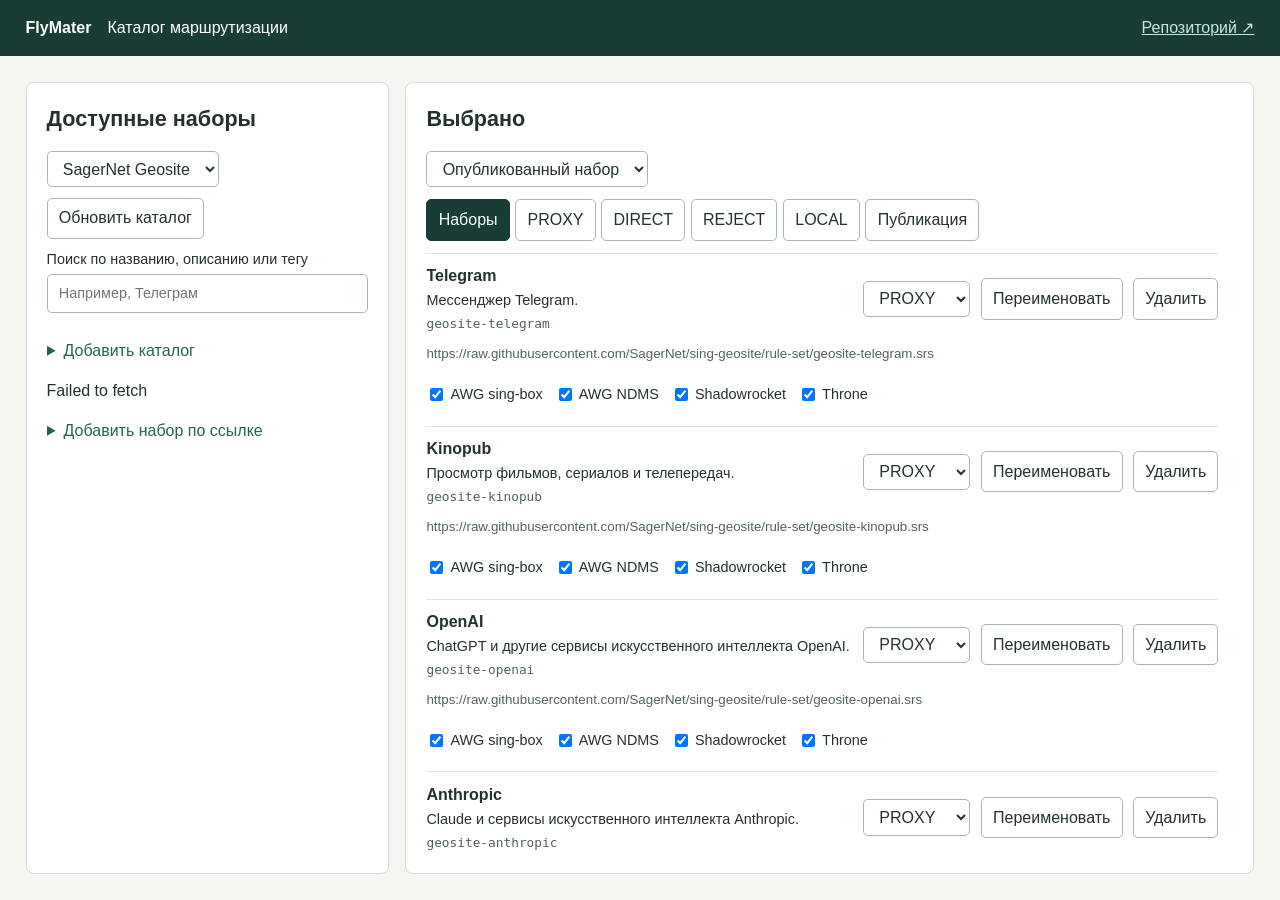
<file: docs/index.html>
<!doctype html>
<html lang="ru"><meta charset="utf-8"><meta name="viewport" content="width=device-width, initial-scale=1">
<title>FlyMater · Маршрутизация</title>
<link rel="stylesheet" href="panel.css">
<header><strong>FlyMater</strong><h1>Каталог маршрутизации</h1><a id="repo">Репозиторий ↗</a></header>
<main>
<p id="status" role="status">Загрузка настроек…</p>
<div class="workspace">
<div class="catalog-columns">
<section class="catalog-column" aria-labelledby="available-title"><fieldset id="catalogEditor" class="column-controls" disabled><div class="column-heading"><h2 id="available-title">Доступные наборы</h2><div class="row"><select aria-label="Каталог" id="catalog"></select><button id="refresh">Обновить каталог</button></div>
<label>Поиск по названию, описанию или тегу<input type="search" id="query" placeholder="Например, Телеграм"></label>
</div><div class="column-body" tabindex="0" aria-label="Содержимое доступных наборов"><details><summary>Добавить каталог</summary><form id="addCatalog"><label>Название<input id="catalogName" required></label><label>Папка GitHub или JSON-индекс<input id="catalogUrl" type="url" required></label><button>Добавить</button></form></details>
<p id="catalogState" role="status"></p><div id="matches"></div>
<details><summary>Добавить набор по ссылке</summary><form id="addSet"><label>Тег<input id="tag" required></label><label>URL набора<input type="url" id="setUrl" required></label><button>Добавить</button></form></details></div></fieldset></section>
<section class="catalog-column" aria-labelledby="selected-title">
<div class="column-heading"><h2 id="selected-title">Выбрано</h2><select id="routeView" aria-label="Версия маршрутов" hidden></select>
<div class="tabs" role="tablist" aria-label="Выбранные правила">
<button type="button" role="tab" id="tab-sets" aria-controls="panel-sets" aria-selected="true">Наборы</button>
<button type="button" role="tab" id="tab-proxy" aria-controls="panel-proxy" aria-selected="false" tabindex="-1">PROXY</button>
<button type="button" role="tab" id="tab-direct" aria-controls="panel-direct" aria-selected="false" tabindex="-1">DIRECT</button>
<button type="button" role="tab" id="tab-reject" aria-controls="panel-reject" aria-selected="false" tabindex="-1">REJECT</button>
<button type="button" role="tab" id="tab-local" aria-controls="panel-local" aria-selected="false" tabindex="-1">LOCAL</button>
<button type="button" role="tab" id="tab-publication" aria-controls="panel-publication" aria-selected="false" tabindex="-1">Публикация</button>
</div></div>
<div class="column-body"><fieldset id="editor" disabled><div id="panel-sets" role="tabpanel" aria-labelledby="tab-sets" tabindex="0"><div id="selected"></div><div id="publishedTags"></div></div><div id="manual"></div></fieldset>
<div id="panel-publication" role="tabpanel" aria-labelledby="tab-publication" tabindex="0" hidden>
<section><h2>Проверка и публикация</h2><button id="reloadSettings" type="button">Повторить загрузку настроек</button><label>GitHub-токен для этого репозитория<input id="token" type="password" autocomplete="off" spellcheck="false"></label>
<div class="row"><button id="check" disabled>Проверить черновик</button><button id="publish" disabled>Опубликовать</button></div>
<p id="report" role="status"></p></section>
<section><h2>Сборка подписок</h2><p id="build" role="status"></p></section>
</div></div>
</section>
</div>
</div>
</main><script type="module" src="panel.js"></script></html>
</file>
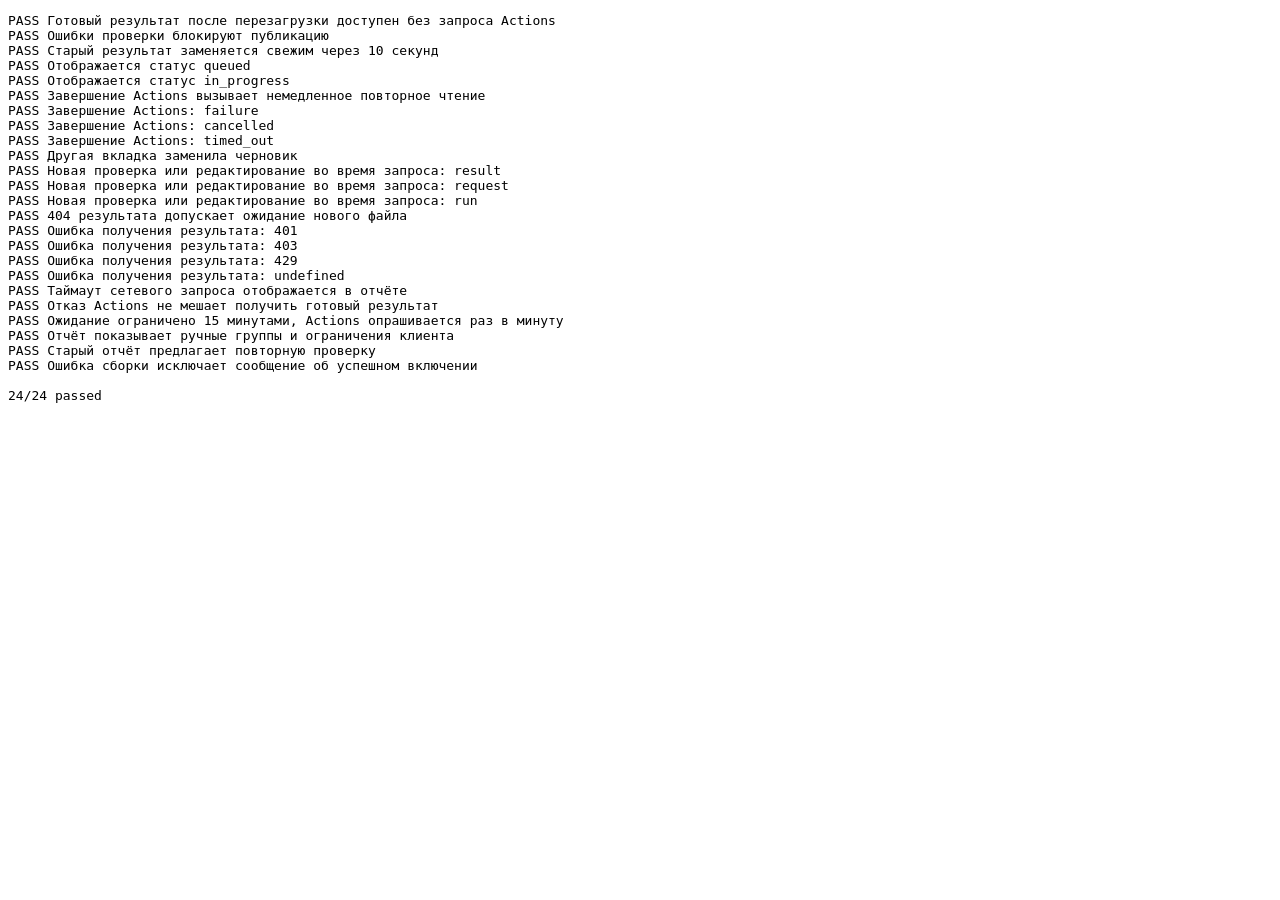
<file: tests/preview.html>
<!doctype html>
<html lang="ru"><meta charset="utf-8"><title>Тесты проверки черновика</title>
<pre id="results">Выполняется…</pre>
<script type="module">
import {runTests} from "./test_preview.mjs";
try {
  const results = await runTests();
  const failed = results.filter(test => !test.passed);
  document.getElementById("results").textContent = results.map(test =>
    `${test.passed ? "PASS" : "FAIL"} ${test.name}${test.error ? "\n" + test.error : ""}`).join("\n") +
    `\n\n${results.length - failed.length}/${results.length} passed`;
  document.title = failed.length ? "FAIL" : "PASS";
} catch (error) {
  document.getElementById("results").textContent = error.stack;
  document.title = "FAIL";
}
</script></html>
</file>
<file: docs/panel.css>
:root{--page-gutter:clamp(16px,2vw,32px);font:16px/1.5 "Inter",-apple-system,BlinkMacSystemFont,sans-serif;color:#23322f;background:#f5f6f1}*{box-sizing:border-box}body{margin:0}header{display:flex;align-items:center;gap:1rem;padding:1rem var(--page-gutter);background:#183d35;color:white}header a{margin-left:auto;color:#cbe4da}main{padding:var(--page-gutter)}h1{font-size:1rem;line-height:1.4;margin:0;font-weight:500}h2{margin:0 0 1rem;font-size:1.35rem}fieldset{padding:0;margin:0;border:0;min-width:0}section{background:#fff;border:1px solid #d6ddd6;border-radius:8px;padding:1.25rem;margin:1rem 0}button,select,input,textarea{font:inherit;border-radius:5px;padding:.48rem .7rem;border:1px solid #a6b8af;background:white;color:inherit}button,summary{cursor:pointer}button:hover{background:#edf4ed}button:disabled{opacity:.5;cursor:default}#publish{background:#185e48;color:white}label{display:grid;gap:.25rem;font-size:.9rem;margin:.6rem 0}input{width:100%;min-width:0}.row,form,article{display:flex;align-items:center;gap:.65rem;flex-wrap:wrap}article{padding:.65rem 0;border-top:1px solid #e0e5df}article small{width:100%;overflow-wrap:anywhere;color:#51645b}form{align-items:end}form label{flex:1;min-width:12rem}form button{margin-bottom:.6rem}details{margin:1rem 0}summary,a{color:#23654f}#report{white-space:pre-line}.clients{width:100%;display:flex;flex-wrap:wrap;gap:.75rem}.clients label{display:flex;align-items:center}.clients input{width:auto}button:focus-visible,input:focus-visible,select:focus-visible,textarea:focus-visible,summary:focus-visible{outline:3px solid #db9d3b}

.set-info { display: grid; gap: .15rem; flex: 1 1 12rem; min-width: 0; overflow-wrap: anywhere; }
.set-info span { font-size: .9rem; }
.set-info code { font-size: .8rem; color: #51645b; }

.catalog-columns {
  display: grid;
  grid-template-columns: minmax(0, 1fr);
  align-items: start;
  gap: 1rem;

}
.catalog-columns > section {
  margin: 0;
}
.catalog-columns select {
  max-width: 100%;
}
@media (min-width: 800px) {
  .catalog-columns {
    grid-template-columns: minmax(0, 3fr) minmax(0, 7fr);
  }
}

[hidden] { display: none !important; }
header { position: sticky; top: 0; z-index: 10; }
header strong, header a { flex-shrink: 0; }
#status { margin: 0 0 1rem; overflow-wrap: anywhere; }
#status:empty { display: none; }
.catalog-column {
  height: calc(100dvh - var(--workspace-overhead, 120px));
  min-height: 18rem;
  min-width: 0;
  display: flex;
  flex-direction: column;
  overflow: hidden;
}
.column-heading { flex-shrink: 0; }
.column-heading input, .column-heading select { max-width: 100%; min-width: 0; }
.column-body { flex: 1; min-height: 0; overflow: auto; scrollbar-gutter: stable; overflow-wrap: anywhere; }
.column-body form label { min-width: 0; flex-basis: 12rem; }
.column-body button { max-width: 100%; overflow-wrap: anywhere; }
.tabs { display: flex; flex-wrap: wrap; gap: .35rem; margin: .75rem 0; }
.tabs [aria-selected="true"] { background: #183d35; color: white; border-color: #183d35; }
#editor, .column-body:has(> #editor), #manual [role="tabpanel"] {
  display: flex;
  flex-direction: column;
}
#editor, [role="tabpanel"] { flex: 1 0 auto; min-height: 0; }
#manual { display: contents; }
#manual label { display: flex; flex-direction: column; flex: 1; min-height: 0; }
#manual textarea { width: 100%; flex: 1; min-height: 12rem; resize: none; }
[role="tabpanel"]:focus-visible, .column-body:focus-visible { outline: 3px solid #db9d3b; outline-offset: -3px; }
@media (max-width: 799px) {
  header { flex-wrap: wrap; gap: .5rem 1rem; }
  header h1 { flex: 1; }
  header a { font-size: .9rem; }
}

.column-controls { display: flex; flex-direction: column; flex: 1; min-height: 0; }

@media (max-height: 600px) {
  .catalog-column { height: auto; }
  .column-body { flex: none; }
}
</file>
